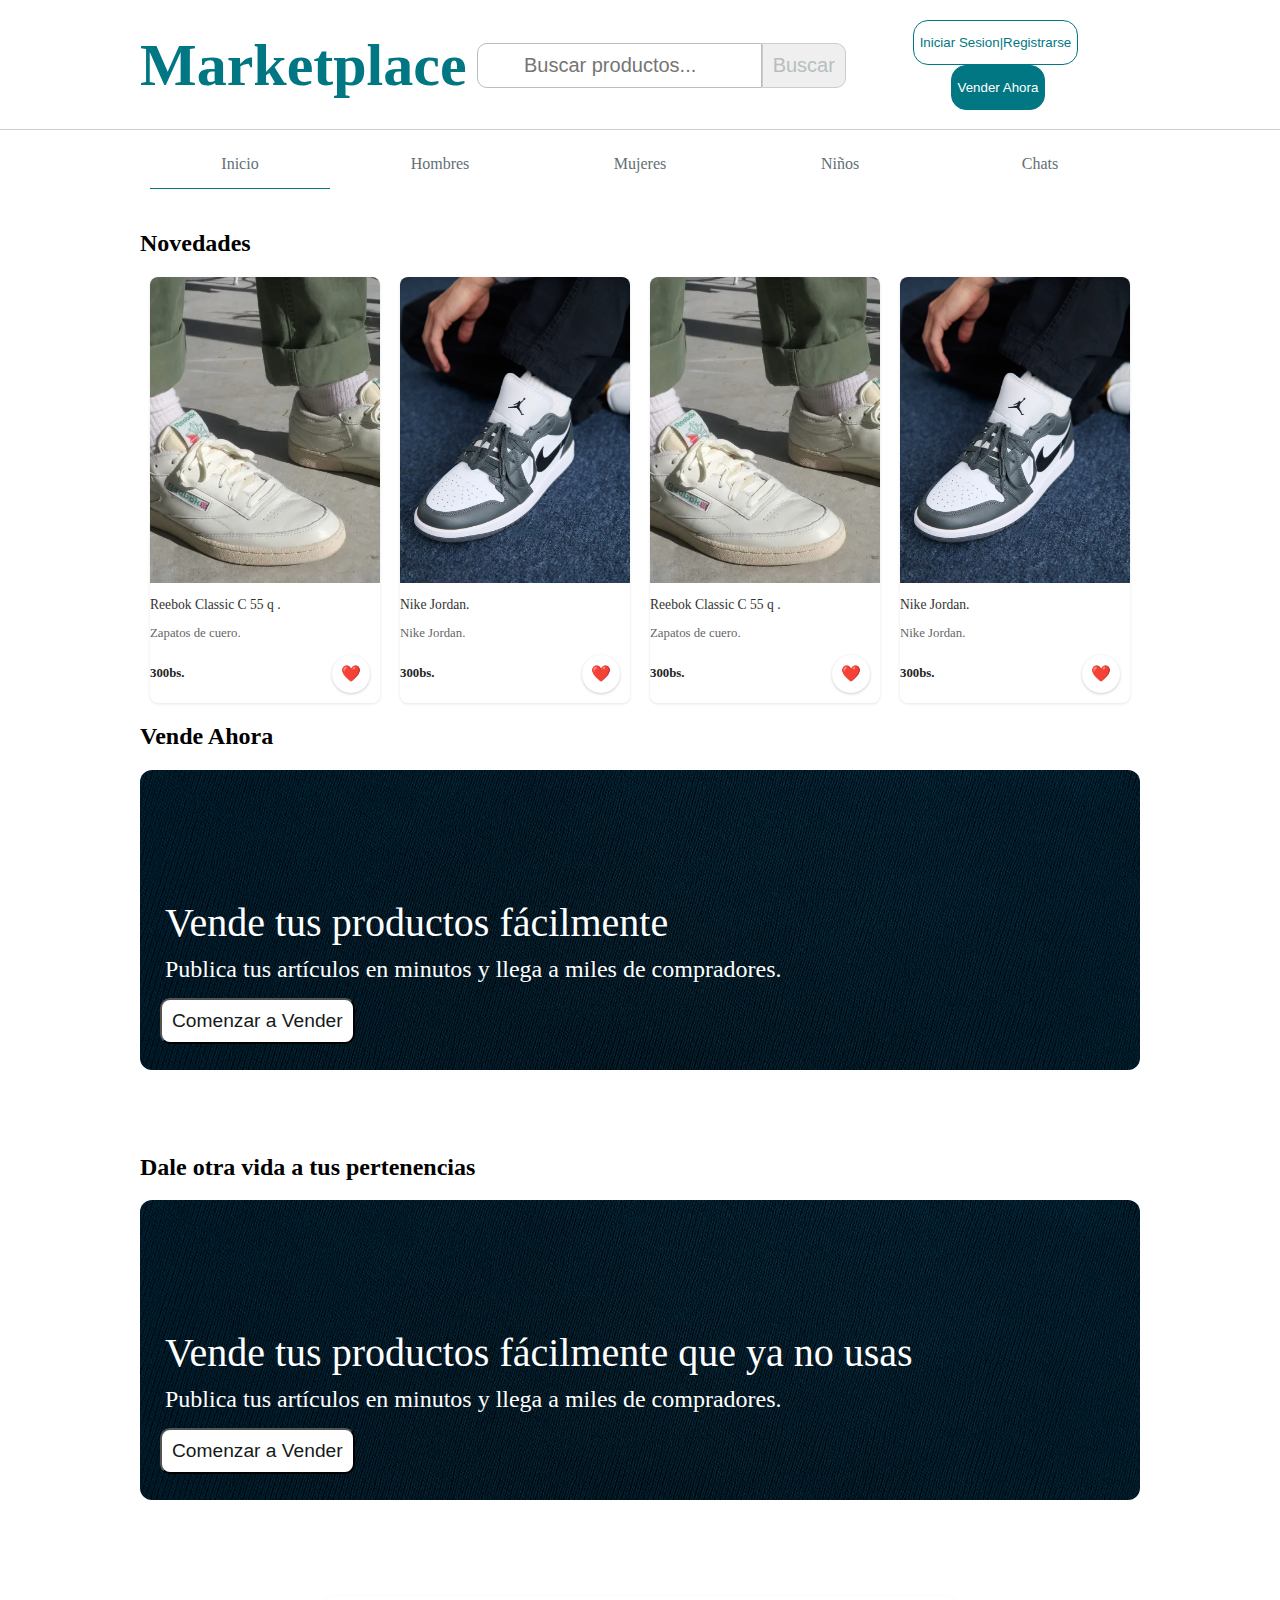
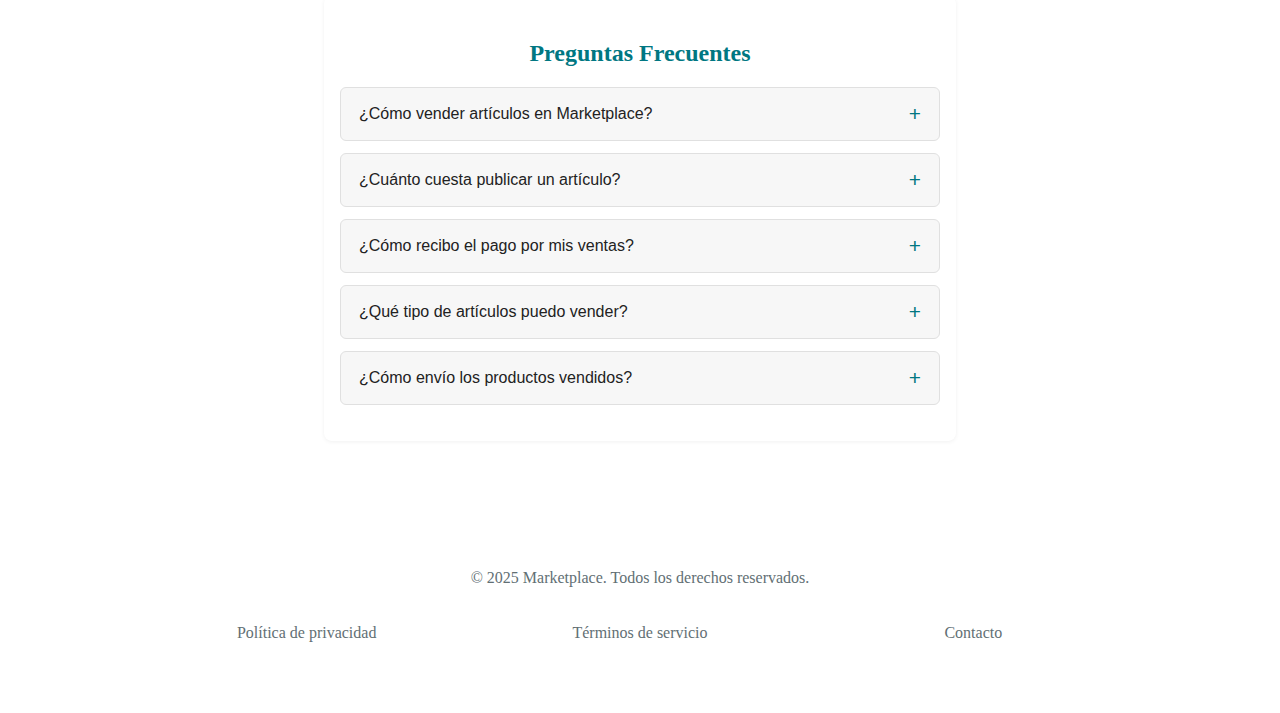
<file: index.html>
<!DOCTYPE html>
<html lang="en">
<head>
    <meta charset="UTF-8">
    <meta name="viewport" content="width=device-width, initial-scale=1.0">
    <link rel="stylesheet" href="assets/css/styles.css">
    <link rel="stylesheet" href="assets/css/header.css">
    <link rel="stylesheet" href="assets/css/articulos.css">
    <link rel="stylesheet" href="assets/css/contenedor_venta.css">
    <link rel="stylesheet" href="assets/css/preguntas.css">
    <link rel="stylesheet" href="assets/css/footer.css">
    <title>Marketplace</title>
</head>
<body>
    <header>
        <div class="cabecera">
            <div class="contenedor">
                <a href="index.html"><h2>Marketplace</h2></a>
                <input type="checkbox" id="menu-toggle" style="display:none;">
                <label for="menu-toggle">&#9776; </label>
            </div>
            <div class="buscador">
                <input type="search" name="q" placeholder="Buscar productos...">
                <button type="submit" class="buscar">Buscar</button>                                                    
            </div>
            <div class="botones">
                <button id="iniciar_boton">Iniciar Sesion|Registrarse</button>
                <button id="vender_boton">Vender Ahora</button>
                
            </div>
        </div>
        <div class="navegador">
                <nav>
                    <ul>
                        <li><a href="index.html">Inicio</a></li>
                        <li><a href="hombres.html">Hombres</a></li>
                        <li><a href="mujeres.html">Mujeres</a></li>
                        <li><a href="niños.html">Niños</a></li>
                        <li><a href="Chats/menu-chats.html">Chats</a></li>
                    </ul>
                </nav>
                <label for="Categoria">Categorias: </label>
                <select name="Categoria" id="Categoria">
                    <option value="ropa">Ropa</option>
                    <option value="calzado">Calzado</option>
                    <option value="accesorios">Accesorios</option>
                </select>
        </div>
        
    </header>  
        
    <main>
    <section class="novedades">
        <h2>Novedades</h2>
        <div class="articulos">
            <a href="detalle-producto.html">
                <div class="articulo">
                    <img src="assets/img/articulo-1.png" alt="imagen">
                    <h3 class="titulo">Reebok Classic C 55 q .</h3>
                    <p class="descripcion">Zapatos de cuero.</p>
                    <div class="precio_favorito">
                        <p class="precio">300bs.</p>
                        <div class="favorito">❤️</div>
                    </div>
                </div>
            </a>

            <a href="detalle-producto.html">
                <div class="articulo">
                    <img src="assets/img/jordan.png" alt="jordan">
                    <h3 class="titulo">Nike Jordan. </h3>
                    <p class="descripcion">Nike Jordan.</p>
                    <div class="precio_favorito">
                        <p class="precio">300bs.</p>
                        <div class="favorito">❤️</div>
                    </div>
                </div>
            </a>
            <a href="detalle-producto.html">
                <div class="articulo">
                    <img src="assets/img/articulo-1.png" alt="imagen">
                    <h3 class="titulo">Reebok Classic C 55 q .</h3>
                    <p class="descripcion">Zapatos de cuero.</p>
                    <div class="precio_favorito">
                        <p class="precio">300bs.</p>
                        <div class="favorito">❤️</div>
                    </div>
                </div>
            </a>

            <a href="detalle-producto.html">
                <div class="articulo">
                    <img src="assets/img/jordan.png" alt="jordan">
                    <h3 class="titulo">Nike Jordan. </h3>
                    <p class="descripcion">Nike Jordan.</p>
                    <div class="precio_favorito">
                        <p class="precio">300bs.</p>
                        <div class="favorito">❤️</div>
                    </div>
                </div>
            </a>
        </div>
    </section>
    
    <section class="contenedor_de_venta">
        <h2>Vende Ahora</h2>
        <div class="vender">
            <img src="assets/img/fondo.png" alt="vender">
            <div class="texto">
                <p>Vende tus productos fácilmente</p>
                <p>Publica tus artículos en minutos y llega a miles de compradores.</p>
                <button>Comenzar a Vender</button>
            </div>
        </div>
    </section>
        <section class="contenedor_de_venta">
        <h2>Dale otra vida a tus pertenencias</h2>
        <div class="vender">
            <img src="assets/img/fondo.png" alt="vender">
            <div class="texto">
                <p>Vende tus productos fácilmente que ya no usas</p>
                <p>Publica tus artículos en minutos y llega a miles de compradores.</p>
                <button>Comenzar a Vender</button>
            </div>
        </div>
        </section>
        <section class="faq-container">
    <h2>Preguntas Frecuentes</h2>
    <ul class="faq-list">
        <li>
            <button class="faq-question">
                ¿Cómo vender artículos en Marketplace?
                <span class="faq-icon">+</span>
            </button>
        </li>
        <li>
            <button class="faq-question">
                ¿Cuánto cuesta publicar un artículo?
                <span class="faq-icon">+</span>
            </button>
        </li>
        <li>
            <button class="faq-question">
                ¿Cómo recibo el pago por mis ventas?
                <span class="faq-icon">+</span>
            </button>
        </li>
        <li>
            <button class="faq-question">
                ¿Qué tipo de artículos puedo vender?
                <span class="faq-icon">+</span>
            </button>
        </li>
        <li>
            <button class="faq-question">
                ¿Cómo envío los productos vendidos?
                <span class="faq-icon">+</span>
            </button>
        </li>
    </ul>
</section>
        
    </main>
    <footer>
        <p>&copy; 2025 Marketplace. Todos los derechos reservados.</p>
        <nav class="footer-nav">
            <ul>
                <li><a href="#">Política de privacidad</a></li>
                <li><a href="#">Términos de servicio</a></li>
                <li><a href="#">Contacto</a></li>
            </ul>
        </nav>
    </footer>
</body>
</html>
</file>
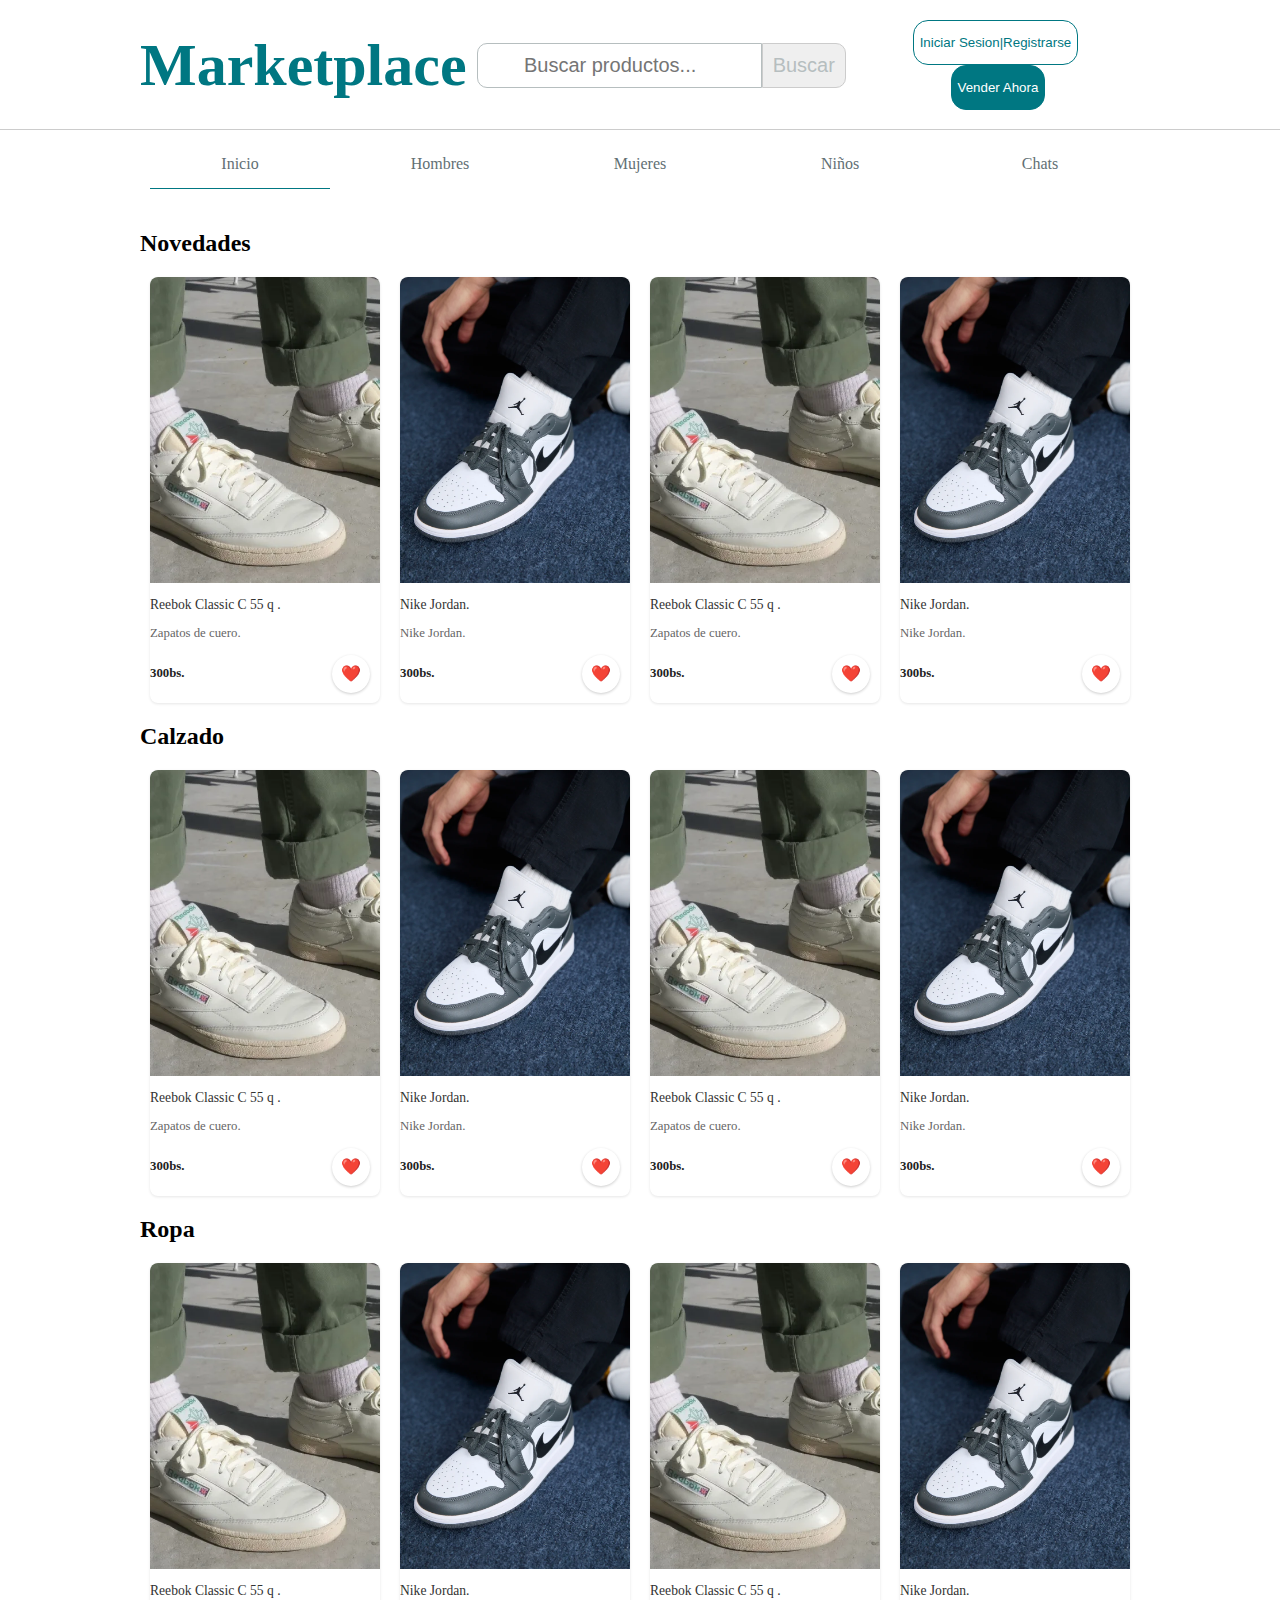
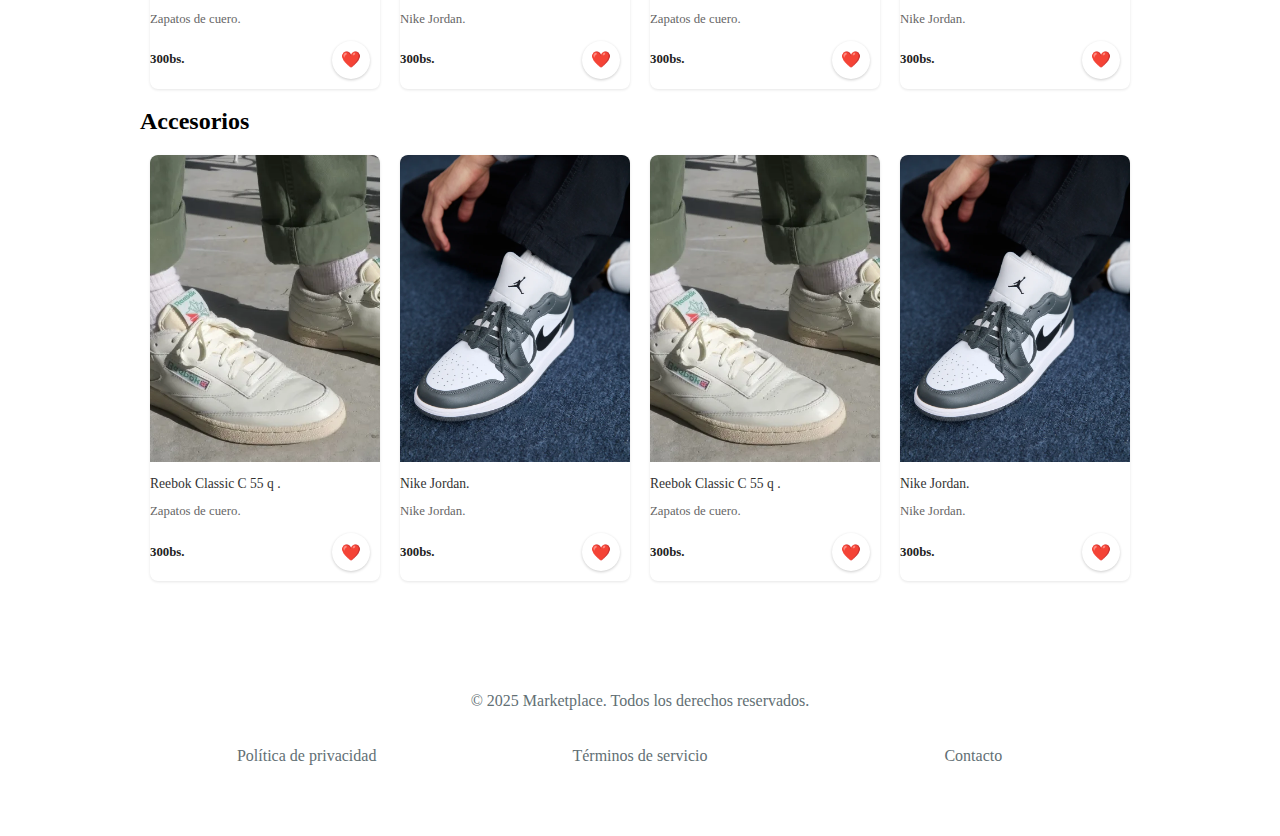
<file: hombres.html>
<!DOCTYPE html>
<html lang="en">
<head>
    <meta charset="UTF-8">
    <meta name="viewport" content="width=device-width, initial-scale=1.0">
    <link rel="stylesheet" href="assets/css/styles.css">
    <link rel="stylesheet" href="assets/css/header.css">
    <link rel="stylesheet" href="assets/css/articulos.css">
    <link rel="stylesheet" href="assets/css/contenedor_venta.css">
    <link rel="stylesheet" href="assets/css/footer.css">

    <title>Marketplace</title>
</head>
<body>
    <header>
        <div class="cabecera">
            <div class="contenedor">
                <a href="index.html"><h2>Marketplace</h2></a>
                <input type="checkbox" id="menu-toggle" style="display:none;">
                <label for="menu-toggle">&#9776; </label>
            </div>
            <div class="buscador">
                <input type="search" name="q" placeholder="Buscar productos...">
                <button type="submit" class="buscar">Buscar</button>                                                    
            </div>
            <div class="botones">
                <button id="iniciar_boton">Iniciar Sesion|Registrarse</button>
                <button id="vender_boton">Vender Ahora</button>
                
            </div>
        </div>
        <div class="navegador">
                <nav>
                    <ul>
                        <li><a href="index.html">Inicio</a></li>
                        <li><a href="hombres.html">Hombres</a></li>
                        <li><a href="mujeres.html">Mujeres</a></li>
                        <li><a href="niños.html">Niños</a></li>
                        <li><a href="Chats/menu-chats.html">Chats</a></li>
                    </ul>
                </nav>
                <label for="Categoria">Categorias: </label>
                <select name="Categoria" id="Categoria">
                    <option value="ropa">Ropa</option>
                    <option value="calzado">Calzado</option>
                    <option value="accesorios">Accesorios</option>
                </select>
        </div>
        
    </header>  
        
    <main>
    <section class="novedades">
        <h2>Novedades</h2>
        <div class="articulos">
            <a href="detalle-producto.html">
                <div class="articulo">
                    <img src="assets/img/articulo-1.png" alt="imagen">
                    <h3 class="titulo">Reebok Classic C 55 q .</h3>
                    <p class="descripcion">Zapatos de cuero.</p>
                    <div class="precio_favorito">
                        <p class="precio">300bs.</p>
                        <div class="favorito">❤️</div>
                    </div>
                </div>
            </a>

            <a href="detalle-producto.html">
                <div class="articulo">
                    <img src="assets/img/jordan.png" alt="jordan">
                    <h3 class="titulo">Nike Jordan. </h3>
                    <p class="descripcion">Nike Jordan.</p>
                    <div class="precio_favorito">
                        <p class="precio">300bs.</p>
                        <div class="favorito">❤️</div>
                    </div>
                </div>
            </a>
            <a href="detalle-producto.html">
                <div class="articulo">
                    <img src="assets/img/articulo-1.png" alt="imagen">
                    <h3 class="titulo">Reebok Classic C 55 q .</h3>
                    <p class="descripcion">Zapatos de cuero.</p>
                    <div class="precio_favorito">
                        <p class="precio">300bs.</p>
                        <div class="favorito">❤️</div>
                    </div>
                </div>
            </a>

            <a href="detalle-producto.html">
                <div class="articulo">
                    <img src="assets/img/jordan.png" alt="jordan">
                    <h3 class="titulo">Nike Jordan. </h3>
                    <p class="descripcion">Nike Jordan.</p>
                    <div class="precio_favorito">
                        <p class="precio">300bs.</p>
                        <div class="favorito">❤️</div>
                    </div>
                </div>
            </a>
        </div>
    </section>
    
    <section class="articulos_general">
        <h2>Calzado</h2>

         <div class="articulos">
            <a href="detalle-producto.html">
                <div class="articulo">
                    <img src="assets/img/articulo-1.png" alt="imagen">
                    <h3 class="titulo">Reebok Classic C 55 q .</h3>
                    <p class="descripcion">Zapatos de cuero.</p>
                    <div class="precio_favorito">
                        <p class="precio">300bs.</p>
                        <div class="favorito">❤️</div>
                    </div>
                </div>
            </a>

            <a href="detalle-producto.html">
                <div class="articulo">
                    <img src="assets/img/jordan.png" alt="jordan">
                    <h3 class="titulo">Nike Jordan. </h3>
                    <p class="descripcion">Nike Jordan.</p>
                    <div class="precio_favorito">
                        <p class="precio">300bs.</p>
                        <div class="favorito">❤️</div>
                    </div>
                </div>
            </a>
            <a href="detalle-producto.html">
                <div class="articulo">
                    <img src="assets/img/articulo-1.png" alt="imagen">
                    <h3 class="titulo">Reebok Classic C 55 q .</h3>
                    <p class="descripcion">Zapatos de cuero.</p>
                    <div class="precio_favorito">
                        <p class="precio">300bs.</p>
                        <div class="favorito">❤️</div>
                    </div>
                </div>
            </a>

            <a href="detalle-producto.html">
                <div class="articulo">
                    <img src="assets/img/jordan.png" alt="jordan">
                    <h3 class="titulo">Nike Jordan. </h3>
                    <p class="descripcion">Nike Jordan.</p>
                    <div class="precio_favorito">
                        <p class="precio">300bs.</p>
                        <div class="favorito">❤️</div>
                    </div>
                </div>
            </a>
        </div>
    </section>
      <section class="articulos_general">
        <h2>Ropa</h2>

         <div class="articulos">
            <a href="detalle-producto.html">
                <div class="articulo">
                    <img src="assets/img/articulo-1.png" alt="imagen">
                    <h3 class="titulo">Reebok Classic C 55 q .</h3>
                    <p class="descripcion">Zapatos de cuero.</p>
                    <div class="precio_favorito">
                        <p class="precio">300bs.</p>
                        <div class="favorito">❤️</div>
                    </div>
                </div>
            </a>

            <a href="detalle-producto.html">
                <div class="articulo">
                    <img src="assets/img/jordan.png" alt="jordan">
                    <h3 class="titulo">Nike Jordan. </h3>
                    <p class="descripcion">Nike Jordan.</p>
                    <div class="precio_favorito">
                        <p class="precio">300bs.</p>
                        <div class="favorito">❤️</div>
                    </div>
                </div>
            </a>
            <a href="detalle-producto.html">
                <div class="articulo">
                    <img src="assets/img/articulo-1.png" alt="imagen">
                    <h3 class="titulo">Reebok Classic C 55 q .</h3>
                    <p class="descripcion">Zapatos de cuero.</p>
                    <div class="precio_favorito">
                        <p class="precio">300bs.</p>
                        <div class="favorito">❤️</div>
                    </div>
                </div>
            </a>

            <a href="detalle-producto.html">
                <div class="articulo">
                    <img src="assets/img/jordan.png" alt="jordan">
                    <h3 class="titulo">Nike Jordan. </h3>
                    <p class="descripcion">Nike Jordan.</p>
                    <div class="precio_favorito">
                        <p class="precio">300bs.</p>
                        <div class="favorito">❤️</div>
                    </div>
                </div>
            </a>
        </div>
      </section>
      <section class="articulos_general">
        <h2>Accesorios</h2>

         <div class="articulos">
            <a href="detalle-producto.html">
                <div class="articulo">
                    <img src="assets/img/articulo-1.png" alt="imagen">
                    <h3 class="titulo">Reebok Classic C 55 q .</h3>
                    <p class="descripcion">Zapatos de cuero.</p>
                    <div class="precio_favorito">
                        <p class="precio">300bs.</p>
                        <div class="favorito">❤️</div>
                    </div>
                </div>
            </a>

            <a href="detalle-producto.html">
                <div class="articulo">
                    <img src="assets/img/jordan.png" alt="jordan">
                    <h3 class="titulo">Nike Jordan. </h3>
                    <p class="descripcion">Nike Jordan.</p>
                    <div class="precio_favorito">
                        <p class="precio">300bs.</p>
                        <div class="favorito">❤️</div>
                    </div>
                </div>
            </a>
            <a href="detalle-producto.html">
                <div class="articulo">
                    <img src="assets/img/articulo-1.png" alt="imagen">
                    <h3 class="titulo">Reebok Classic C 55 q .</h3>
                    <p class="descripcion">Zapatos de cuero.</p>
                    <div class="precio_favorito">
                        <p class="precio">300bs.</p>
                        <div class="favorito">❤️</div>
                    </div>
                </div>
            </a>

            <a href="detalle-producto.html">
                <div class="articulo">
                    <img src="assets/img/jordan.png" alt="jordan">
                    <h3 class="titulo">Nike Jordan. </h3>
                    <p class="descripcion">Nike Jordan.</p>
                    <div class="precio_favorito">
                        <p class="precio">300bs.</p>
                        <div class="favorito">❤️</div>
                    </div>
                </div>
            </a>
        </div>
      </section>
        
    </main>
    <footer>
        <p>&copy; 2025 Marketplace. Todos los derechos reservados.</p>
        <nav class="footer-nav">
            <ul>
                <li><a href="#">Política de privacidad</a></li>
                <li><a href="#">Términos de servicio</a></li>
                <li><a href="#">Contacto</a></li>
            </ul>
        </nav>
    </footer>
</body>
  </html>
</file>
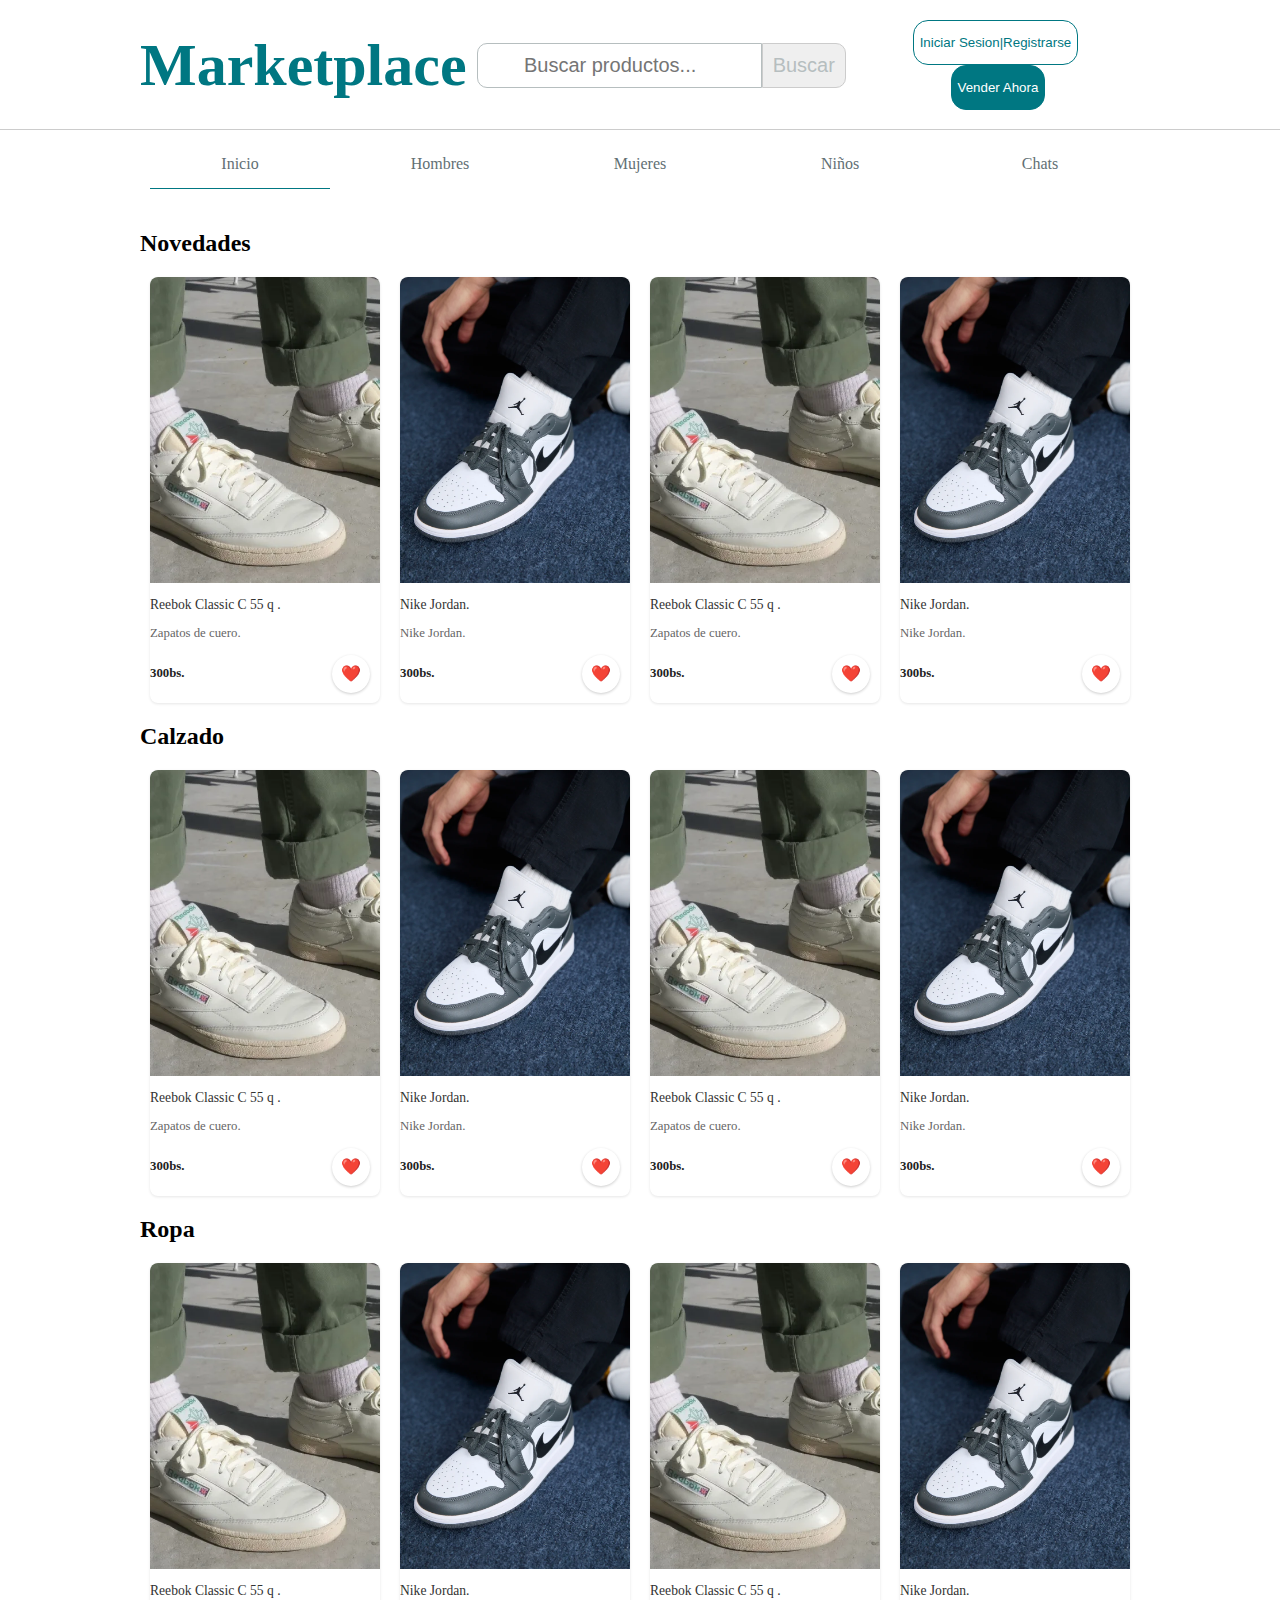
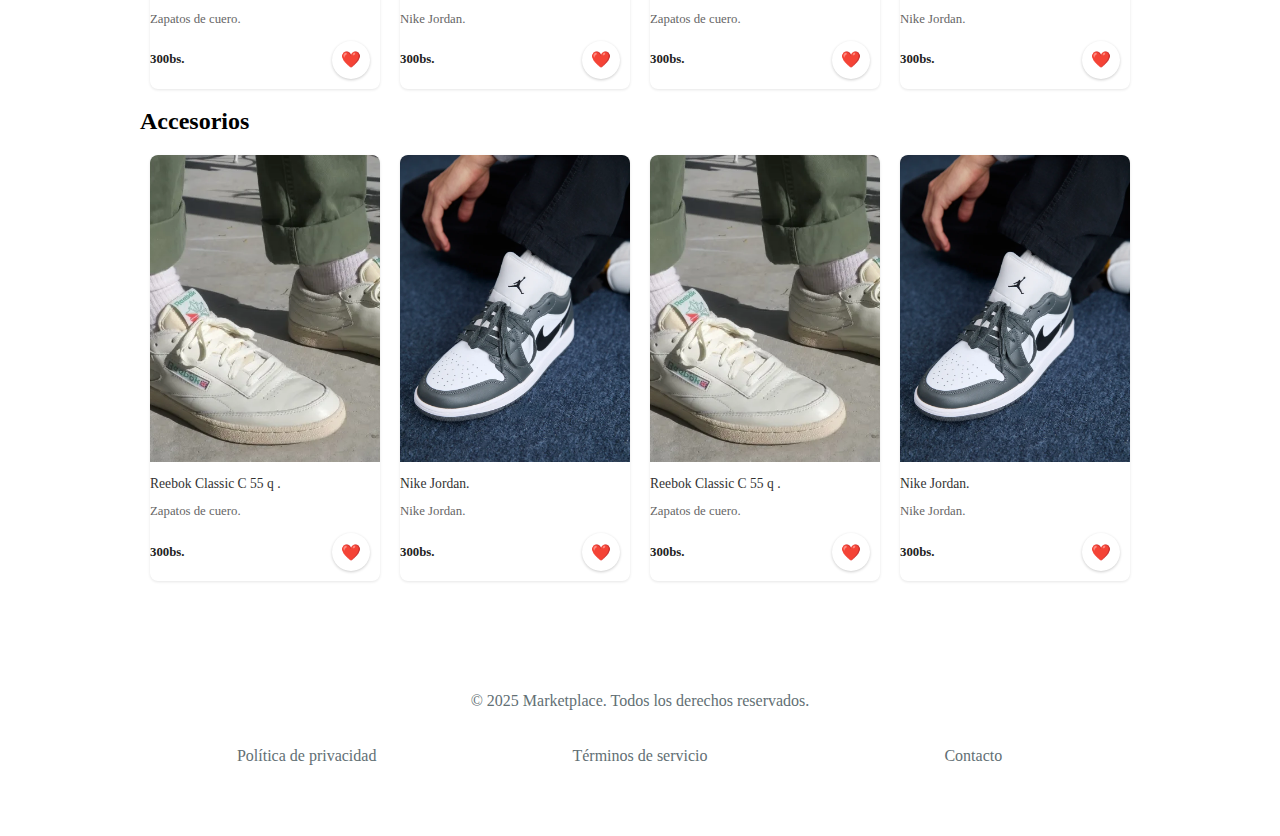
<file: niños.html>
<!DOCTYPE html>
<html lang="en">
<head>
    <meta charset="UTF-8">
    <meta name="viewport" content="width=device-width, initial-scale=1.0">
    <link rel="stylesheet" href="assets/css/styles.css">
    <link rel="stylesheet" href="assets/css/header.css">
    <link rel="stylesheet" href="assets/css/articulos.css">
    <link rel="stylesheet" href="assets/css/contenedor_venta.css">
    <link rel="stylesheet" href="assets/css/footer.css">

    <title>Marketplace</title>
</head>
<body>
    <header>
        <div class="cabecera">
            <div class="contenedor">
                <a href="index.html"><h2>Marketplace</h2></a>
                <input type="checkbox" id="menu-toggle" style="display:none;">
                <label for="menu-toggle">&#9776; </label>
            </div>
            <div class="buscador">
                <input type="search" name="q" placeholder="Buscar productos...">
                <button type="submit" class="buscar">Buscar</button>                                                    
            </div>
            <div class="botones">
                <button id="iniciar_boton">Iniciar Sesion|Registrarse</button>
                <button id="vender_boton">Vender Ahora</button>
                
            </div>
        </div>
        <div class="navegador">
                <nav>
                    <ul>
                        <li><a href="index.html">Inicio</a></li>
                        <li><a href="hombres.html">Hombres</a></li>
                        <li><a href="mujeres.html">Mujeres</a></li>
                        <li><a href="niños.html">Niños</a></li>
                        <li><a href="Chats/menu-chats.html">Chats</a></li>
                    </ul>
                </nav>
                <label for="Categoria">Categorias: </label>
                <select name="Categoria" id="Categoria">
                    <option value="ropa">Ropa</option>
                    <option value="calzado">Calzado</option>
                    <option value="accesorios">Accesorios</option>
                </select>
        </div>
        
    </header>  
        
    <main>
    <section class="novedades">
        <h2>Novedades</h2>
        <div class="articulos">
            <a href="detalle-producto.html">
                <div class="articulo">
                    <img src="assets/img/articulo-1.png" alt="imagen">
                    <h3 class="titulo">Reebok Classic C 55 q .</h3>
                    <p class="descripcion">Zapatos de cuero.</p>
                    <div class="precio_favorito">
                        <p class="precio">300bs.</p>
                        <div class="favorito">❤️</div>
                    </div>
                </div>
            </a>

            <a href="detalle-producto.html">
                <div class="articulo">
                    <img src="assets/img/jordan.png" alt="jordan">
                    <h3 class="titulo">Nike Jordan. </h3>
                    <p class="descripcion">Nike Jordan.</p>
                    <div class="precio_favorito">
                        <p class="precio">300bs.</p>
                        <div class="favorito">❤️</div>
                    </div>
                </div>
            </a>
            <a href="detalle-producto.html">
                <div class="articulo">
                    <img src="assets/img/articulo-1.png" alt="imagen">
                    <h3 class="titulo">Reebok Classic C 55 q .</h3>
                    <p class="descripcion">Zapatos de cuero.</p>
                    <div class="precio_favorito">
                        <p class="precio">300bs.</p>
                        <div class="favorito">❤️</div>
                    </div>
                </div>
            </a>

            <a href="detalle-producto.html">
                <div class="articulo">
                    <img src="assets/img/jordan.png" alt="jordan">
                    <h3 class="titulo">Nike Jordan. </h3>
                    <p class="descripcion">Nike Jordan.</p>
                    <div class="precio_favorito">
                        <p class="precio">300bs.</p>
                        <div class="favorito">❤️</div>
                    </div>
                </div>
            </a>
        </div>
    </section>
    
    <section class="articulos_general">
        <h2>Calzado</h2>

         <div class="articulos">
            <a href="detalle-producto.html">
                <div class="articulo">
                    <img src="assets/img/articulo-1.png" alt="imagen">
                    <h3 class="titulo">Reebok Classic C 55 q .</h3>
                    <p class="descripcion">Zapatos de cuero.</p>
                    <div class="precio_favorito">
                        <p class="precio">300bs.</p>
                        <div class="favorito">❤️</div>
                    </div>
                </div>
            </a>

            <a href="detalle-producto.html">
                <div class="articulo">
                    <img src="assets/img/jordan.png" alt="jordan">
                    <h3 class="titulo">Nike Jordan. </h3>
                    <p class="descripcion">Nike Jordan.</p>
                    <div class="precio_favorito">
                        <p class="precio">300bs.</p>
                        <div class="favorito">❤️</div>
                    </div>
                </div>
            </a>
            <a href="detalle-producto.html">
                <div class="articulo">
                    <img src="assets/img/articulo-1.png" alt="imagen">
                    <h3 class="titulo">Reebok Classic C 55 q .</h3>
                    <p class="descripcion">Zapatos de cuero.</p>
                    <div class="precio_favorito">
                        <p class="precio">300bs.</p>
                        <div class="favorito">❤️</div>
                    </div>
                </div>
            </a>

            <a href="detalle-producto.html">
                <div class="articulo">
                    <img src="assets/img/jordan.png" alt="jordan">
                    <h3 class="titulo">Nike Jordan. </h3>
                    <p class="descripcion">Nike Jordan.</p>
                    <div class="precio_favorito">
                        <p class="precio">300bs.</p>
                        <div class="favorito">❤️</div>
                    </div>
                </div>
            </a>
        </div>
    </section>
      <section class="articulos_general">
        <h2>Ropa</h2>

         <div class="articulos">
            <a href="detalle-producto.html">
                <div class="articulo">
                    <img src="assets/img/articulo-1.png" alt="imagen">
                    <h3 class="titulo">Reebok Classic C 55 q .</h3>
                    <p class="descripcion">Zapatos de cuero.</p>
                    <div class="precio_favorito">
                        <p class="precio">300bs.</p>
                        <div class="favorito">❤️</div>
                    </div>
                </div>
            </a>

            <a href="detalle-producto.html">
                <div class="articulo">
                    <img src="assets/img/jordan.png" alt="jordan">
                    <h3 class="titulo">Nike Jordan. </h3>
                    <p class="descripcion">Nike Jordan.</p>
                    <div class="precio_favorito">
                        <p class="precio">300bs.</p>
                        <div class="favorito">❤️</div>
                    </div>
                </div>
            </a>
            <a href="detalle-producto.html">
                <div class="articulo">
                    <img src="assets/img/articulo-1.png" alt="imagen">
                    <h3 class="titulo">Reebok Classic C 55 q .</h3>
                    <p class="descripcion">Zapatos de cuero.</p>
                    <div class="precio_favorito">
                        <p class="precio">300bs.</p>
                        <div class="favorito">❤️</div>
                    </div>
                </div>
            </a>

            <a href="detalle-producto.html">
                <div class="articulo">
                    <img src="assets/img/jordan.png" alt="jordan">
                    <h3 class="titulo">Nike Jordan. </h3>
                    <p class="descripcion">Nike Jordan.</p>
                    <div class="precio_favorito">
                        <p class="precio">300bs.</p>
                        <div class="favorito">❤️</div>
                    </div>
                </div>
            </a>
        </div>
      </section>
      <section class="articulos_general">
        <h2>Accesorios</h2>

         <div class="articulos">
            <a href="detalle-producto.html">
                <div class="articulo">
                    <img src="assets/img/articulo-1.png" alt="imagen">
                    <h3 class="titulo">Reebok Classic C 55 q .</h3>
                    <p class="descripcion">Zapatos de cuero.</p>
                    <div class="precio_favorito">
                        <p class="precio">300bs.</p>
                        <div class="favorito">❤️</div>
                    </div>
                </div>
            </a>

            <a href="detalle-producto.html">
                <div class="articulo">
                    <img src="assets/img/jordan.png" alt="jordan">
                    <h3 class="titulo">Nike Jordan. </h3>
                    <p class="descripcion">Nike Jordan.</p>
                    <div class="precio_favorito">
                        <p class="precio">300bs.</p>
                        <div class="favorito">❤️</div>
                    </div>
                </div>
            </a>
            <a href="detalle-producto.html">
                <div class="articulo">
                    <img src="assets/img/articulo-1.png" alt="imagen">
                    <h3 class="titulo">Reebok Classic C 55 q .</h3>
                    <p class="descripcion">Zapatos de cuero.</p>
                    <div class="precio_favorito">
                        <p class="precio">300bs.</p>
                        <div class="favorito">❤️</div>
                    </div>
                </div>
            </a>

            <a href="detalle-producto.html">
                <div class="articulo">
                    <img src="assets/img/jordan.png" alt="jordan">
                    <h3 class="titulo">Nike Jordan. </h3>
                    <p class="descripcion">Nike Jordan.</p>
                    <div class="precio_favorito">
                        <p class="precio">300bs.</p>
                        <div class="favorito">❤️</div>
                    </div>
                </div>
            </a>
        </div>
      </section>
        
    </main>
    <footer>
        <p>&copy; 2025 Marketplace. Todos los derechos reservados.</p>
        <nav class="footer-nav">
            <ul>
                <li><a href="#">Política de privacidad</a></li>
                <li><a href="#">Términos de servicio</a></li>
                <li><a href="#">Contacto</a></li>
            </ul>
        </nav>
    </footer>
</body>
</html>
</file>
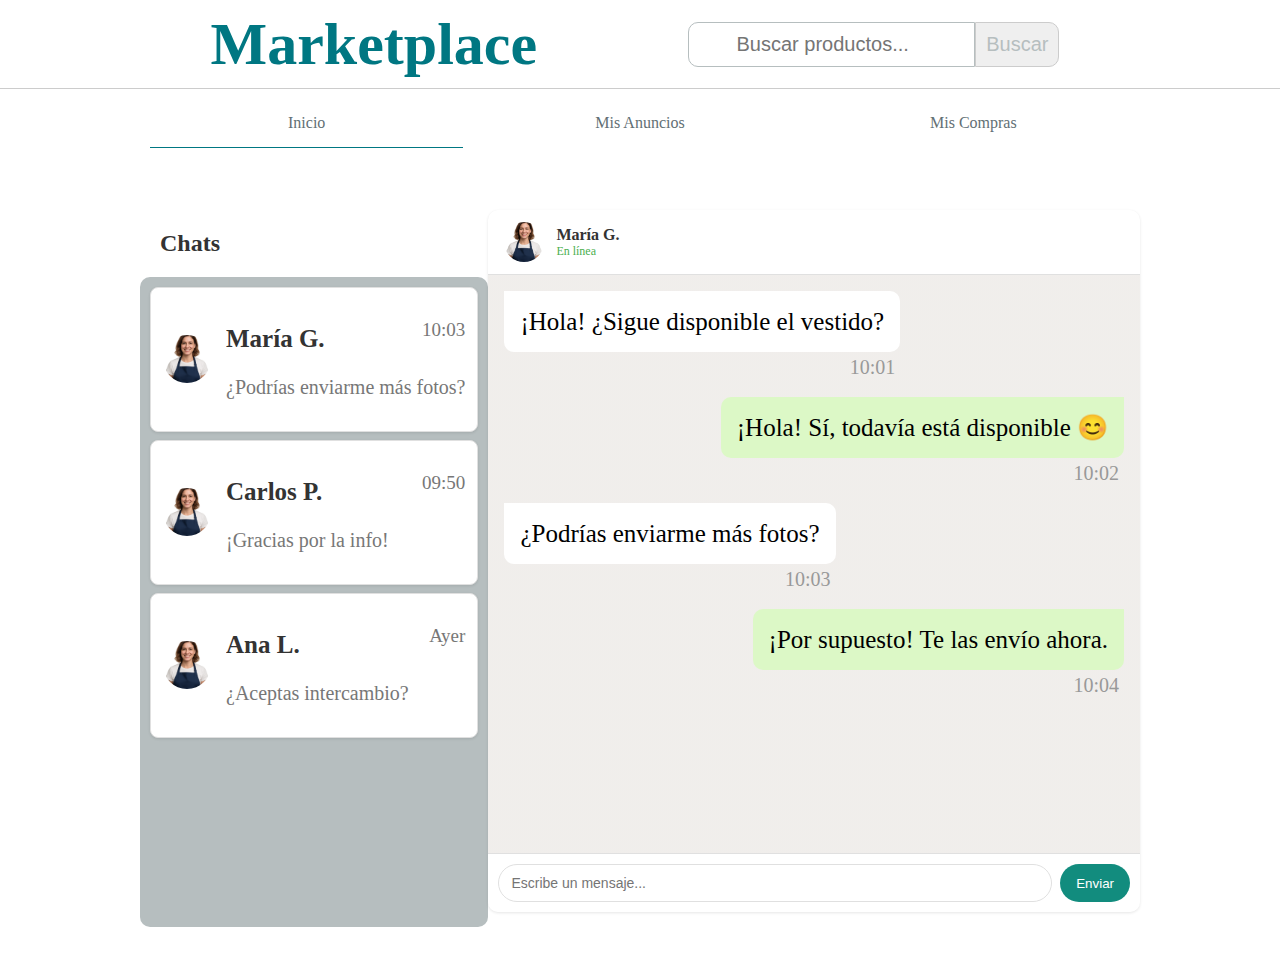
<file: Chats/chats-compras.html>
<!DOCTYPE html>
<html lang="es">
<head>
    <meta charset="UTF-8">
    <meta name="viewport" content="width=device-width, initial-scale=1.0">
    <title>Mis Chats</title>
    <link rel="stylesheet" href="../assets/css/header.css">
    <link rel="stylesheet" href="../assets/css/css_chats/main_chat.css">
    <link rel="stylesheet" href="../assets/css/css_chats/chats.css">
    <link rel="stylesheet" href="../assets/css/css_chats/chat-contenedor.css">
</head>
<body>
    <header>
        <div class="cabecera">
            <div class="contenedor">
                <a href="../index.html"><h2>Marketplace</h2></a>
            </div>
            <div class="buscador">
                <input type="search" name="q" placeholder="Buscar productos...">
                <button type="submit" class="buscar">Buscar</button>                                                    
            </div>
        </div>
        <div class="navegador">
            <nav>
                <ul>
                    <li><a href="../index.html">Inicio</a></li>
                    <li><a href="menu-chats.html">Mis Anuncios</a></li>
                    <li><a href="chats-compras.html">Mis Compras</a></li>
                </ul>
            </nav>
        </div>
    </header>

    <main>
        <section class="chats">
                <h2>Chats</h2>
            <ul class="chat-listas">
                <a href="Conversacion.html">
                    <li class="chat">
                        <img src="../assets/img/vendedor.png" alt="María G.">
                        <div class="chat-info">
                            <p class="nombre">María G.</p>
                            <p class="mensaje">¿Podrías enviarme más fotos?</p>
                        </div>
                        <p class="hora">10:03</p>
                    </li>
                </a>
                <a href="Conversacion.html">
                    <li class="chat">
                        <img src="../assets/img/vendedor.png" alt="Carlos P.">
                        <div class="chat-info">
                            <p class="nombre">Carlos P.</p>
                            <p class="mensaje">¡Gracias por la info!</p>
                        </div>
                        <p class="hora">09:50</p>
                    </li>
                </a>

                <a href="Conversacion.html">
                    <li class="chat">
                        <img src="../assets/img/vendedor.png" alt="Ana L.">
                        <div class="chat-info">
                            <p class="nombre">Ana L.</p>
                            <p class="mensaje">¿Aceptas intercambio?</p>
                        </div>
                        <p class="hora">Ayer</p>
                    </li>
                </a>
            </ul>
        </section>
       
        <section class="chat-contenedor">
            <div class="chat-header">
                <img src="../assets/img/vendedor.png" alt="Usuario">
                <div>
                    <h3 class="chat-username">María G.</h3>
                    <p class="chat-status online">En línea</p>
                </div>
            </div>
            <div class="chat-mensajes">
                <div class="recibido">
                    <p class="mensaje">¡Hola! ¿Sigue disponible el vestido?</p>
                    <p class="mensaje-hora">10:01</p>
                </div>
                <div class="enviado">
                    <p class="mensaje">¡Hola! Sí, todavía está disponible 😊</p>
                    <p class="mensaje-hora">10:02</p>
                </div>
                <div class="recibido">
                    <p class="mensaje">¿Podrías enviarme más fotos?</p>
                    <p class="mensaje-hora">10:03</p>
                </div>
                <div class="message sent">
                    <p class="mensaje">¡Por supuesto! Te las envío ahora.</p>
                    <p class="mensaje-hora">10:04</p>
                </div>
            </div>
            <form class="enviar">
                <input type="text" placeholder="Escribe un mensaje..." required>
                <button type="submit">Enviar</button>
            </form>
        </section>
    </main>

            
</body>
</html>
</file>
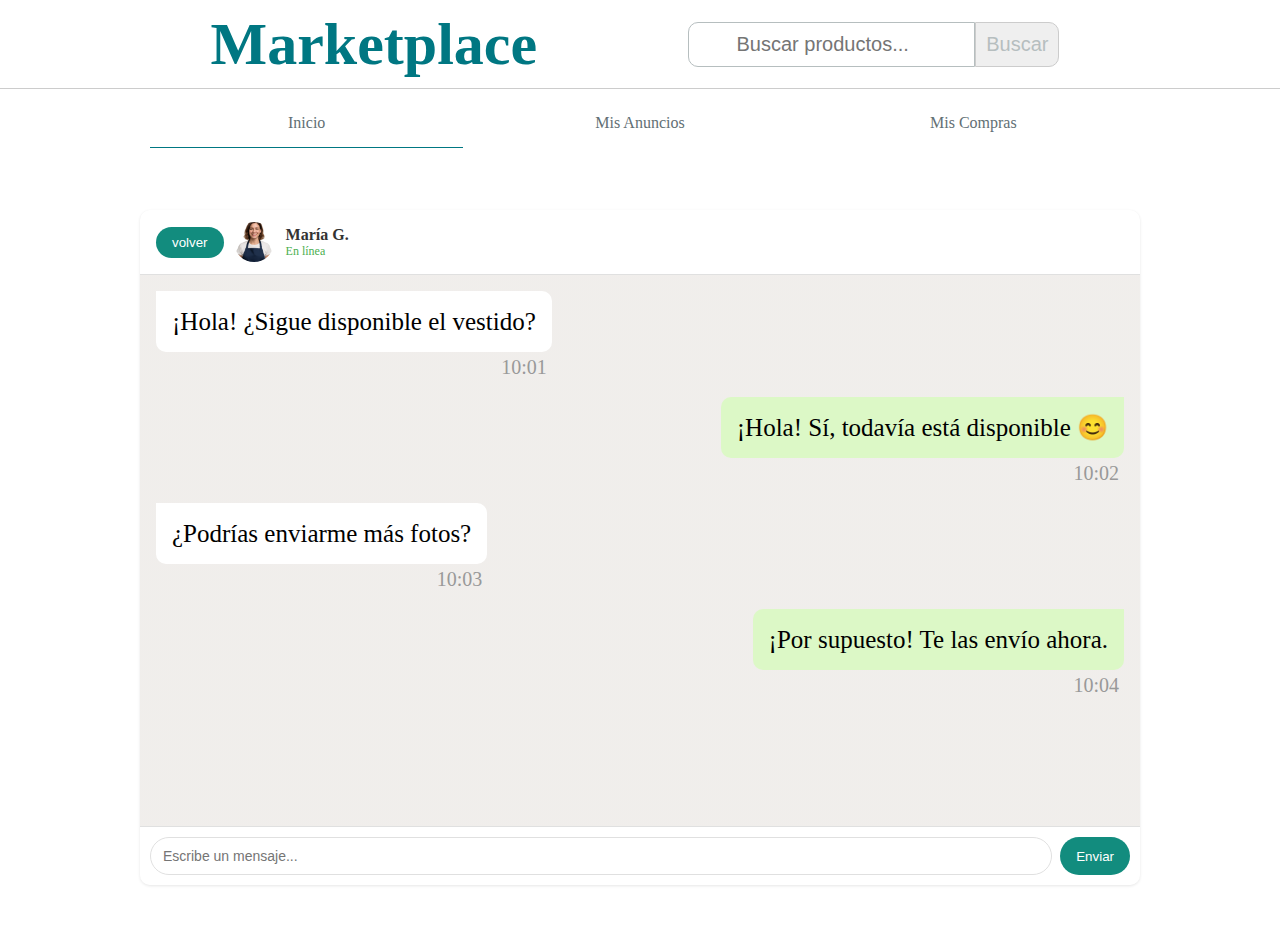
<file: Chats/Conversacion.html>
<!DOCTYPE html>
<html lang="es">
<head>
    <meta charset="UTF-8">
    <meta name="viewport" content="width=device-width, initial-scale=1.0">
    <title>Mis Chats</title>
    <link rel="stylesheet" href="../assets/css/header.css">
    <link rel="stylesheet" href="../assets/css/css_chats/main_chat.css">
    <link rel="stylesheet" href="../assets/css/css_chats/chats.css">
    <link rel="stylesheet" href="../assets/css/css_chats/chat-contenedor.css">
</head>
<body>
    <header>
        <div class="cabecera">
            <div class="contenedor">
                <a href="../index.html"><h2>Marketplace</h2></a>
            </div>
            <div class="buscador">
                <input type="search" name="q" placeholder="Buscar productos...">
                <button type="submit" class="buscar">Buscar</button>                                                    
            </div>
        </div>
        <div class="navegador">
            <nav>
                <ul>
                    <li><a href="../index.html">Inicio</a></li>
                    <li><a href="menu-chats.html">Mis Anuncios</a></li>
                    <li><a href="chats-compras.html">Mis Compras</a></li>
                </ul>
            </nav>
        </div>
    </header>

    <main>
        
        <section class="chat-contenedor_mobile">
            <div class="chat-header">
                <a href="chats.html"><button>volver</button></a>
                <img src="../assets/img/vendedor.png" alt="Usuario">
                <div>
                    <h3 class="chat-username">María G.</h3>
                    <p class="chat-status online">En línea</p>
                </div>
            </div>
            <div class="chat-mensajes">
                <div class="recibido">
                    <p class="mensaje">¡Hola! ¿Sigue disponible el vestido?</p>
                    <p class="mensaje-hora">10:01</p>
                </div>
                <div class="enviado">
                    <p class="mensaje">¡Hola! Sí, todavía está disponible 😊</p>
                    <p class="mensaje-hora">10:02</p>
                </div>
                <div class="recibido">
                    <p class="mensaje">¿Podrías enviarme más fotos?</p>
                    <p class="mensaje-hora">10:03</p>
                </div>
                <div class="message sent">
                    <p class="mensaje">¡Por supuesto! Te las envío ahora.</p>
                    <p class="mensaje-hora">10:04</p>
                </div>
            </div>
            <form class="enviar">
                <input type="text" placeholder="Escribe un mensaje..." required>
                <button type="submit">Enviar</button>
            </form>
        </section>
    </main>

            
</body>
</html>
</file>
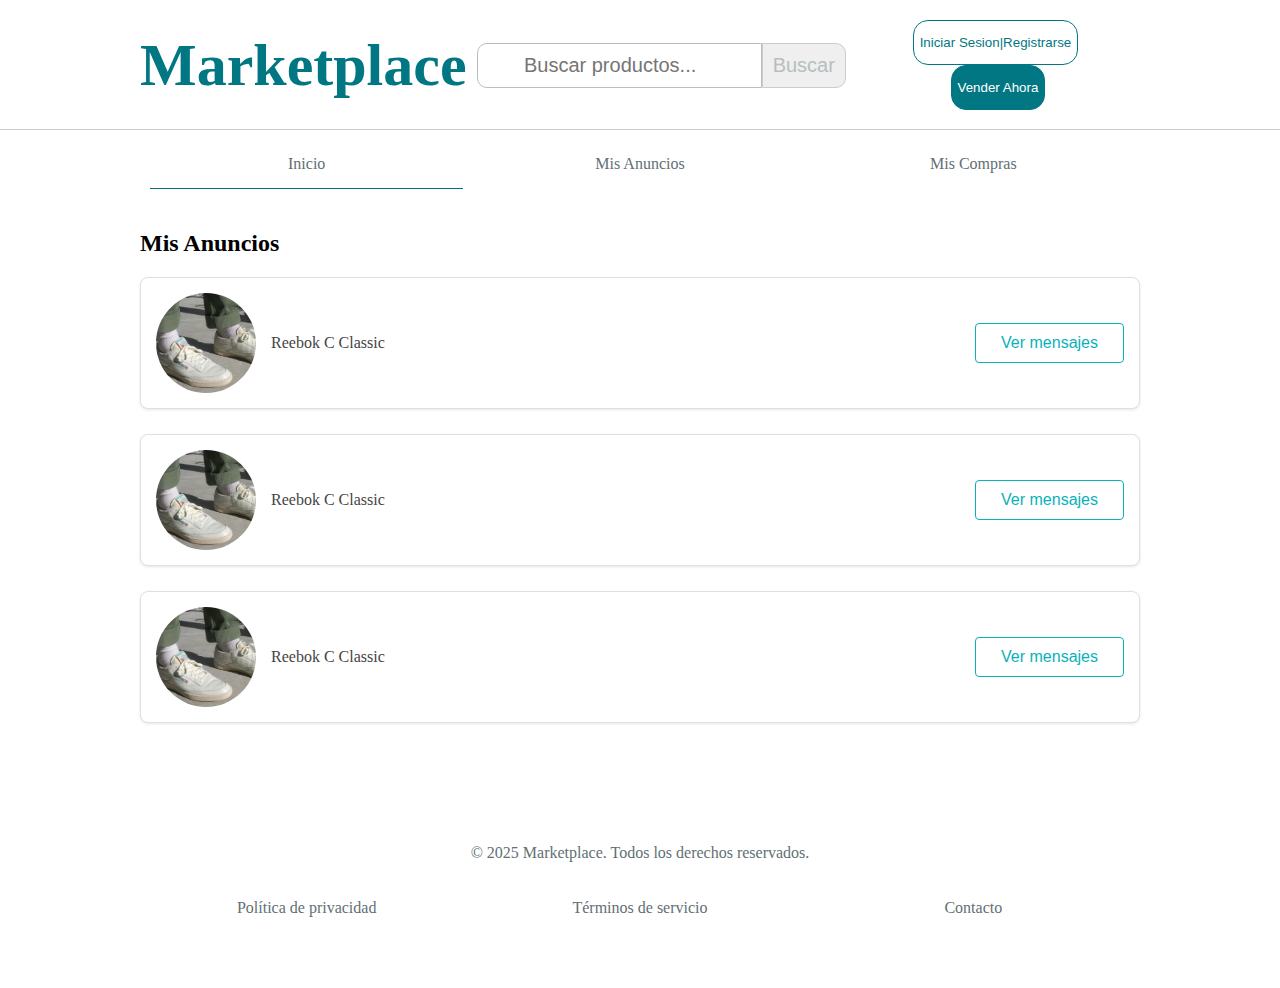
<file: Chats/menu-chats.html>
<!DOCTYPE html>
<html lang="en">
<head>
    <meta charset="UTF-8">
    <meta name="viewport" content="width=device-width, initial-scale=1.0">
    <link rel="stylesheet" href="../assets/css/header.css">
    <link rel="stylesheet" href="../assets/css/styles.css">
    <link rel="stylesheet" href="../assets/css/css_mis_anuncios/anuncios.css">
    <link rel="stylesheet" href="../assets/css/footer.css">
    <title>Mis Chats-Articulos</title>
</head>
<body>
   <header>
        <div class="cabecera">
            <div class="contenedor">
                <a href="../index.html"><h2>Marketplace</h2></a>
                <input type="checkbox" id="menu-toggle" style="display:none;">
                <label for="menu-toggle">&#9776; </label>
            </div>
            <div class="buscador">
                <input type="search" name="q" placeholder="Buscar productos...">
                <button type="submit" class="buscar">Buscar</button>                                                    
            </div>
            <div class="botones">
                <button id="iniciar_boton">Iniciar Sesion|Registrarse</button>
                <button id="vender_boton">Vender Ahora</button>
                
            </div>
        </div>
        <div class="navegador">
                <nav>
                    <ul>
                        <li><a href="../index.html">Inicio</a></li>
                        <li><a href="menu-chats.html">Mis Anuncios</a></li>
                        <li><a href="chats-compras.html">Mis Compras</a></li>
                        
                    </ul>
                </nav>
                <label for="Categoria">Categorias: </label>
                <select name="Categoria" id="Categoria">
                    <option value="ropa">Ropa</option>
                    <option value="calzado">Calzado</option>
                    <option value="accesorios">Accesorios</option>
                </select>
        </div>
        
    </header> 
    <main>
        <section class="anuncios">
            <h2>Mis Anuncios</h2>
            <a href="chats.html">
                <div class="anuncio">
                    <div class="carta">
                        <img src="../assets/img/articulo-1.png" alt="Avatar del vendedor">
                        <span>Reebok C Classic</span>
                    </div>
                    <button class="btn-seguir">Ver mensajes</button>
                </div>
            </a>
            <a href="chats.html">
                <div class="anuncio">
                    <div class="carta">
                        <img src="../assets/img/articulo-1.png" alt="Avatar del vendedor">
                        <span>Reebok C Classic</span>
                    </div>
                    <button class="btn-seguir">Ver mensajes</button>
                </div>
            </a>
            <a href="chats.html">
                <div class="anuncio">
                    <div class="carta">
                        <img src="../assets/img/articulo-1.png"" alt="Avatar del vendedor">
                        <span>Reebok C Classic</span>
                    </div>
                    <button class="btn-seguir">Ver mensajes</button>
                </div>
            </a>  
        </section>
    </main> 
    <footer>
        <p>&copy; 2025 Marketplace. Todos los derechos reservados.</p>
        <nav class="footer-nav">
            <ul>
                <li><a href="#">Política de privacidad</a></li>
                <li><a href="#">Términos de servicio</a></li>
                <li><a href="#">Contacto</a></li>
            </ul>
        </nav>
    </footer>
</body>

</html>
</file>
<file: assets/css/styles.css>
html, body {
    margin: 0;
    padding: 0;
}
main {
    max-width: 100%;
    margin: 0;
    background: white;
    padding: 10px;
    margin-top: 170px;
}

@media (min-width: 768px) {
    main {
        max-width: 750px;
        margin: 20px auto;
        padding: 20px;
        margin-top: 225px;
    }
}

@media (min-width: 992px) {
    main {
        max-width: 1000px;
        margin: 20px auto;
        padding: 30px;
        margin-top: 180px;
    }
}
</file>
<file: assets/css/header.css>
header{
    display: block;
    position: fixed;
    flex-wrap: wrap;
    width: 100%;
    top: 0; 
    left: 0;
    background-color: white;
    z-index: 1000;

}

.cabecera{
    width: 100%;
    position: relative;
    padding-bottom:10px ;
}

header .botones{
    display: none;
}

header .buscar{
    color: #b6bebf;
    border-radius:  0px 10px 10px 0px;
    font-size: 16px;
    border: 1px solid #ccc;
    margin-right: 10px;
    padding: 10px;
}

header input[type="search"]{
    width: 100%;
    border: 1px solid #b6bebf;
    border-radius: 10px 0 0 10px;
    font-size: 16px;
    margin-left: 10px;
    padding: 10px;
    
}

.contenedor{
    background: #fff;
    width: 100%;
    display: flex;
    justify-content:space-between;
    align-items: center;
    border-bottom: 1px solid #ccc;
}

.contenedor a {
    text-decoration: none;

}

.buscador{
    padding: 10px 0px;
    width: 100%;
    display: flex;
    align-items: center;
    
}


.contenedor h2{
    margin: 0px;
    padding: 10px;
    color:#007782;
    font-size:42px;
}

.contenedor label[for="menu-toggle"]{
    font-size: 2rem;
    margin: 0px;
    padding: 10px;
    color:#b6bebf;
}

#Categoria{
    display: none;
}

label[for="Categoria"]{
    display: none;
}

.navegador{
    display: block;
    background-color: white;
}

.navegador, nav {
    display: flex;
    flex-wrap: wrap;
    width: 100%;
}
.navegador nav ul {
    display: flex;
    flex-wrap: wrap;
    list-style: none;
    padding: 0;
    margin: 0;
    width: 100%;
}

.navegador nav ul li {
    flex: 1; 
    text-align: center;
    padding: 5px;
    margin: 0px 10px;
    
}

.navegador nav ul li a {
    display: block;
    width: 100%;
    height: 100%;
    box-sizing: border-box;
    text-decoration: none;
    text-align: center;
    color: #626f74;
    background: none;
    border: none;
    border-radius: 0%;
    padding: 10px 0px;
}
 .navegador nav ul li:first-child {
        border-bottom:1px solid #007782;
        width: 100%;
    }




@media (min-width: 768px) {

    .contenedor label[for="menu-toggle"]{
        font-size: 2.5rem;
   
    }
    header{
        justify-content: center;
        margin: 0 auto;
        padding: 10px 0;
        flex: 1;
        align-items: center;
    }
    
    .cabecera{
        flex-direction: column;
        max-width: 750px;    
        margin: 0 auto;       
        display: flex;
        justify-content: space-around;
    }
    .contenedor h2{
        font-size: 50px;
    }

    header input[type="search"]{
        text-align: center;
        font-size: 20px;
    }

    .buscador .buscar{
        text-align: center;
        font-size: 20px;
    }

    .navegador{
            max-width: 750px;
            margin: 0 auto;
            padding: 0;
        }

    .navegador, nav {
        display: flex;
        flex-wrap: wrap;
    }
    .navegador nav ul {
        justify-content: center;

    }

    .navegador nav ul li { 
        margin: 10px 10px;
    }

    .navegador nav ul li:first-child {
        border-bottom:1px solid #007782;
        width: 100%;
    }

}

@media (min-width: 992px) {
        .contenedor label[for="menu-toggle"]{
        display: none;
   
        }
        header{
            justify-content: center;
            margin: 0 auto;
            padding: 10px 0;
            flex: 1;
            align-items: center;
        }

        .cabecera{
            flex-direction: row;
            max-width: 1000px;    
            margin: 0 auto;       
            display: flex;
            justify-content: space-around;
        }

        .cabecera::after {
            content: "";
            display: block;
            position: absolute;
            left: 50%;
            transform: translateX(-50%);
            bottom: 0;
            width: 100vw;
            height: 1px;
            background: #ccc;
            z-index: 999;
        }


        .contenedor{
            width: auto;
            align-items: center;
            border-bottom: none;
        }

        .contenedor h2{
            font-size: 60px;
            padding: 0;
        }

        header .botones{
            justify-content: center;
            align-items: center;
            width: auto;
            display: flex;
            flex-wrap: wrap;
            padding: 10px;
            border: none;
        }

        .botones button:not(:last-child) {
            margin-right: 5px;
        }


        #vender_boton{
            border-radius: 15px ;
            color: white;
            border:1px solid #007782;
            background-color: #007782;
            height: 45px;
        }

        #iniciar_boton{
            color: #007782;
            background-color: white;
            border: 1px solid #007782;
            border-radius:  15px ;
            height: 45px;
        }

        .buscador{
            width: auto;
            
        }

        .navegador{
            max-width: 1000px;
        }


        
    }
</file>
<file: assets/css/articulos.css>
.articulos {
    display: grid;
    grid-template-columns: repeat(2, 1fr);
    gap: 10px;
    margin: 15px 0;
    padding: 0 10px;
}

.articulos a {
    text-decoration: none;
}

.articulo {
    background: #fff;
    border-radius: 8px;
    box-shadow: 0 1px 3px rgba(0,0,0,0.1);
    overflow: hidden;
    margin: 0;
    padding: 0;
}

.articulo img {
    width: 100%;
    aspect-ratio: 3/4;
    object-fit: cover;
    border-radius: 6px 6px 0 0;
    display: block;
}


.titulo {
    font-size: 0.85rem;
    font-weight: normal;
    color: #333;
    margin-bottom: 4px;
}

.descripcion {
    font-size: 0.8rem;
    color: #666;
    margin-bottom: 4px;
}

.precio_favorito {
    display: flex;
    justify-content: space-between;
    align-items: center;
    margin-top: 4px;
}

.precio {
    font-weight: bold;
    font-size: 0.8rem;
    color: #222;
}

.favorito {
    padding: 5px;
    margin: 10px;
    background: white;
    border-radius: 50%;
    width: 28px;
    height: 28px;
    display: flex;
    align-items: center;
    justify-content: center;
    box-shadow: 0 1px 3px rgba(0,0,0,0.2);
}



@media (min-width: 768px) {
    .articulos {
        grid-template-columns: repeat(3, 1fr);
        gap: 15px;
    }
}

@media (min-width: 992px) {
    .articulos {
        grid-template-columns: repeat(4, 1fr);
        gap: 20px;
    }
}
</file>
<file: assets/css/contenedor_venta.css>
.contenedor_de_venta {
    border-radius: 15px;
    padding-bottom: 70px;
    max-width: 100%;
}

.vender img {
    width: 100%;
    height: 200px;
    border-radius: 12px;
    object-fit: cover;
}

.vender .texto {
    display: flex;
    flex-direction: column;
    align-items: flex-start;
    margin-top: -200px;
    padding: 20px;
}

.texto p {
    margin: 0;
    padding: 5px;
    font-size: 0.9rem;
    color: white;
}

.texto p:first-child {
    font-size: 1.5rem;
   
}

.texto button{
    font-size: 1rem;
    margin-top: 10px;
    padding: 10px;
    background: white;
    color: #15191a;
    border-radius: 10px;
}

@media (min-width: 768px) {
    .vender img {
        width: 100%;
        height: 200px;
    }

    .texto {
        padding: 15px;
    }

    .texto p:first-child {
        font-size: 2rem;
    }

    .texto p {
        font-size: 1.2rem;
    }

    .texto button {
        font-size: 1.2rem;
    }
}

@media (min-width: 992px) {
    .vender img {
        width: 100%;
        height: 300px;
    }

    .texto {
        padding: 20px;
    }

    .texto p:first-child {
        font-size: 2.5rem;
    }

    .texto p {
        font-size: 1.5rem;
    }

    .texto button {
        font-size: 1.2rem;
    }
}
</file>
<file: assets/css/preguntas.css>
.faq-container {
    background: #fff;
    border-radius: 8px;
    box-shadow: 0 1px 4px rgba(0,0,0,0.06);
    margin: 32px auto;
    max-width: 600px;
    padding: 24px 16px;
}

.faq-container h2 {
    text-align: center;
    color: #007782;
    font-size: 1.5rem;
    margin-bottom: 20px;
}

.faq-list {
    list-style: none;
    padding: 0;
    margin: 0;
}

.faq-question {
    width: 100%;
    background: #f7f7f7;
    border: 1px solid #e0e0e0;
    border-radius: 6px;
    padding: 14px 18px;
    margin-bottom: 12px;
    font-size: 1rem;
    color: #222;
    text-align: left;
    display: flex;
    align-items: center;
    justify-content: space-between;
    cursor: pointer;
    transition: background 0.2s, box-shadow 0.2s;
    outline: none;
}

.faq-question:hover,
.faq-question:focus {
    background: #e6fafa;
    box-shadow: 0 2px 8px rgba(0,123,130,0.07);
}

.faq-icon {
    font-size: 1.3em;
    color: #007782;
    margin-left: 10px;
    pointer-events: none;
}

/* Responsive */
@media (max-width: 600px) {
    .faq-container {
        max-width: 98%;
        padding: 16px 4px;
    }
    .faq-question {
        font-size: 0.95rem;
        padding: 12px 10px;
    }
}
</file>
<file: assets/css/footer.css>
footer{
    display: flex;
    flex-direction: column;
    flex-wrap: wrap;
    max-width: 100%;
    margin: 0;
    background-color: white;
    align-items: center;
    position: relative;
}

footer p{
    color: #626f74;
}

.footer-nav{
    display: flex;
    flex-wrap: wrap;
    width: 100%;
}

.footer-nav ul {
    padding: 0;
    display: flex;
    flex-wrap: wrap;
    list-style: none;
    width: 100%;
}

.footer-nav ul li {
    flex: 1; 
    text-align: center;
    padding: 5px;
    margin: 0px 10px;
    
}

 .footer-nav ul li a {
        display: block;
        text-align: center;
        text-decoration: none;
        background: none;
        color: #626f74;
        width: 100%;
        height: 100%; 
 }


 @media (min-width: 768px) {
    footer {
        max-width: 750px;
        margin: 20px auto;
        padding: 20px;
    }  
}
@media (min-width: 992px) {
    footer {
        max-width: 1000px;
        margin: 20px auto;
        padding: 30px;
    }
}
</file>
<file: assets/css/css_chats/main_chat.css>
html, body {
    margin: 0;
    padding: 0;
}
main {
    max-width: 100%;
    margin: 0;
    background: white;
    padding: 10px;
    margin-top: 190px;
}



@media (min-width: 768px) {
    main {
        max-width: 750px;
        margin: 20px auto;
        padding: 20px;
        margin-top: 225px;
    }

    main {
        display: flex;
    }
}

@media (min-width: 992px) {
    main {
        max-width: 1000px;
        margin: 20px auto;
        padding: 30px;
        margin-top: 180px;
    }
}
</file>
<file: assets/css/css_chats/chats.css>
.chats a {
    text-decoration: none;
    width: 100%;
}

.chats h2 {
    font-size: 24px;
    color: #333;
    padding: 0px 20px;
}

.chat-listas {
    display: flex;
    flex-direction: column;
    align-items: center;
    padding: 10px;
    background-color: #b6bebf;
    max-width: 500px;
    height: 100%;
    margin: 0 auto;
    border-radius: 10px;
}

.chat {
    display: flex;
    background-color: white;
    align-items: center;
    border-radius: 8px;
    padding: 12px;
    margin-bottom: 8px;
    box-shadow: 0 1px 3px rgba(0,0,0,0.1);
    border: 1px solid #e0e0e0;
    position: relative;
    width: 100%;
    box-sizing: border-box;
}

.chat img {
    width: 48px;
    height: 48px;
    border-radius: 50%;
    object-fit: cover;
    margin-right: 15px;
}

.chat-info {
    display: flex;
    flex-direction: column;
    flex: 1;
    overflow: hidden;
}

.chat-info .nombre {
    font-weight: 600;
    margin-bottom: 3px;
    color: #333;
}

.chat-info .mensaje {
    color: #777;
    font-size: 13px;
    white-space: nowrap;
    overflow: hidden;
    text-overflow: ellipsis;
}

.hora {
    position: absolute;
    top: 12px;
    right: 12px;
    font-size: 12px;
    color: #777;
}

.chat:hover {
    background-color: #f8f8f8;
}

.chat-contenedor {
    display: none;
}


@media (min-width: 768px) {
 .chat-listas {
        height: 65vh;
    }
     .chat-info .nombre {
        font-size: 20px;
    }
    
    .chat-info .mensaje {
        font-size: 15px;
    }
    
    .hora {
        font-size: 14px;
    }

}

@media (min-width: 992px) {
    .chat-listas {
        height: 70vh;
    }
    .chat-info .nombre {
        font-size: 25px;
    }
    
    .chat-info .mensaje {
        font-size: 20px;
    }
    
    .hora {
        font-size: 19px;
    }
}
</file>
<file: assets/css/css_chats/chat-contenedor.css>
.chat-contenedor{
    display: none;
}

  .chat-contenedor_mobile {
        display: flex;
        flex-direction: column;
        background-color: #f5f5f5;
        border-radius: 10px;
        overflow: hidden;
        box-shadow: 0 1px 3px rgba(0,0,0,0.1);
        flex: 1;
        width: 100%;
        height: 75vh;
    }

.chat-header {
    display: flex;
    align-items: center;
    padding: 12px 16px;
    background-color: white;
    border-bottom: 1px solid #e0e0e0;
}

.chat-header button{
    margin-right: 10px;
    background-color: #128C7E;
    color: white;
    border: none;
    border-radius: 20px;
    padding: 8px 16px;
    font-weight: 500;
    cursor: pointer;
}

.chat-header img {
    width: 40px;
    height: 40px;
    border-radius: 50%;
    object-fit: cover;
    margin-right: 12px;
}

.chat-username {
    font-size: 16px;
    font-weight: 600;
    margin: 0;
    color: #333;
}

.chat-status {
    font-size: 12px;
    color: #777;
    margin: 0;
}

.chat-status.online {
    color: #4CAF50;
}


.chat-mensajes {
    flex: 1;
    padding: 16px;
    overflow-y: auto;
    display: flex;
    flex-direction: column;
    gap: 10px;
    background-image: linear-gradient(rgba(229, 221, 213, 0.3), rgba(229, 221, 213, 0.3));
}


.recibido, .enviado, .message {
    max-width: 70%;
    position: relative;
    margin-bottom: 8px;
    clear: both;
}

.recibido {
    align-self: flex-start;
}

.enviado, .message.sent {
    align-self: flex-end;
}

.recibido .mensaje, .enviado .mensaje, .message .mensaje {
    padding: 10px 12px;
    border-radius: 10px;
    font-size: 14px;
    margin: 0;
}

.recibido .mensaje {
    background-color: white;
    border-top-left-radius: 0;
}

.enviado .mensaje, .message.sent .mensaje {
    background-color: #dcf8c6;
    border-top-right-radius: 0;
}

.mensaje-hora {
    font-size: 11px;
    color: #999;
    margin: 2px 5px 0 0;
    text-align: right;
}

.enviar {
    display: flex;
    padding: 10px;
    background-color: white;
    border-top: 1px solid #e0e0e0;
}

.enviar input {
    flex: 1;
    padding: 10px 12px;
    border: 1px solid #e0e0e0;
    border-radius: 20px;
    font-size: 14px;
    outline: none;
    margin-right: 8px;
}

.enviar button {
    background-color: #128C7E;
    color: white;
    border: none;
    border-radius: 20px;
    padding: 8px 16px;
    font-weight: 500;
    cursor: pointer;
}

.enviar button:hover {
    background-color: #0E7569;
}


@media (min-width: 768px) {
    .chat-contenedor {
        display: flex;
        flex-direction: column;
        background-color: #f5f5f5;
        border-radius: 10px;
        overflow: hidden;
        box-shadow: 0 1px 3px rgba(0,0,0,0.1);
        flex: 1;
        width: 100%;
        height: 72vh;
    }
    
    .recibido, .enviado, .message {
        max-width: 85%;
    }

    .recibido .mensaje, .enviado .mensaje, .message .mensaje {
        font-size: 20px;
        padding: 12px 14px;
        line-height: 1.4;
    }
    .mensaje-hora {
        font-size: 15px;
        margin: 4px 5px 0 0;
    }
}
@media (min-width: 992px) {
    .chat-contenedor {
        height: 78vh;
    }
    
    .recibido, .enviado, .message {
        max-width: 85%;
    }

    .recibido .mensaje, .enviado .mensaje, .message .mensaje {
        font-size: 25px;
        padding: 13px 16px;
    }
    
    .mensaje-hora {
        font-size: 20px;
    }
}
</file>
<file: assets/css/css_mis_anuncios/anuncios.css>
.anuncios a {
    text-decoration: none;
}
.anuncio {
    display: flex;
    align-items: center;          
    justify-content: space-between;
    background-color: white;
    border-radius: 8px;
    padding: 15px;
    margin-bottom: 25px;
    box-shadow: 0 1px 3px rgba(0,0,0,0.1);
    border: 1px solid #e0e0e0;
}

.carta {
    display: flex;
    align-items: center;
    color: #444444;
}

.carta img {
    width: 50px;
    height: 50px;
    border-radius: 50%;
    object-fit: cover;
    margin-right: 15px;
}

.btn-seguir {
    background-color: white;
    color: #09B1BA;
    border: 1px solid #09B1BA;
    padding: 8px 15px;
    border-radius: 4px;
    font-size: 14px;
    font-weight: 500;
    cursor: pointer;
    transition: background 0.2s, color 0.2s;
}

.btn-seguir:hover {
    background: #09B1BA;
    color: white;
}

@media (min-width: 768px) {
    .carta img {
        width: 100px;
        height: 100px;
    }
    .btn-seguir {
        font-size: 16px;
        padding: 10px 25px;
    }
}
</file>
